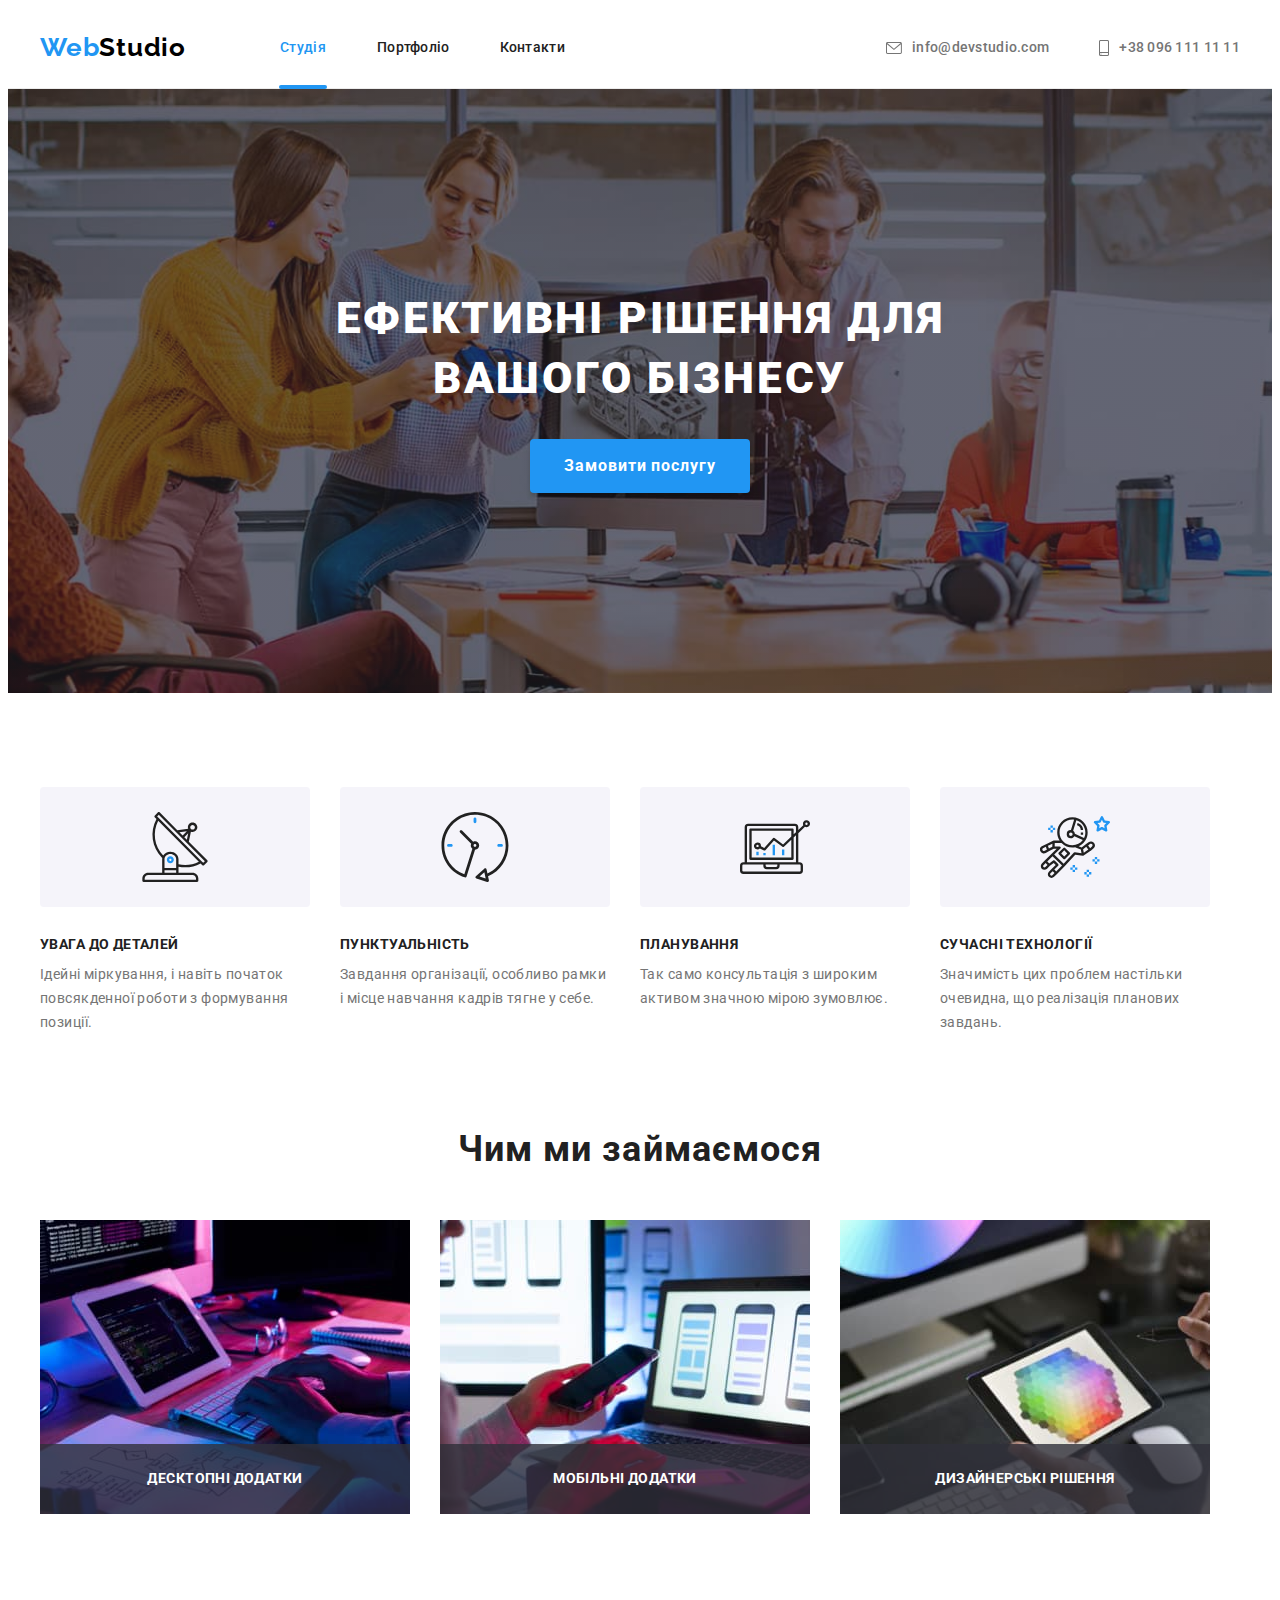
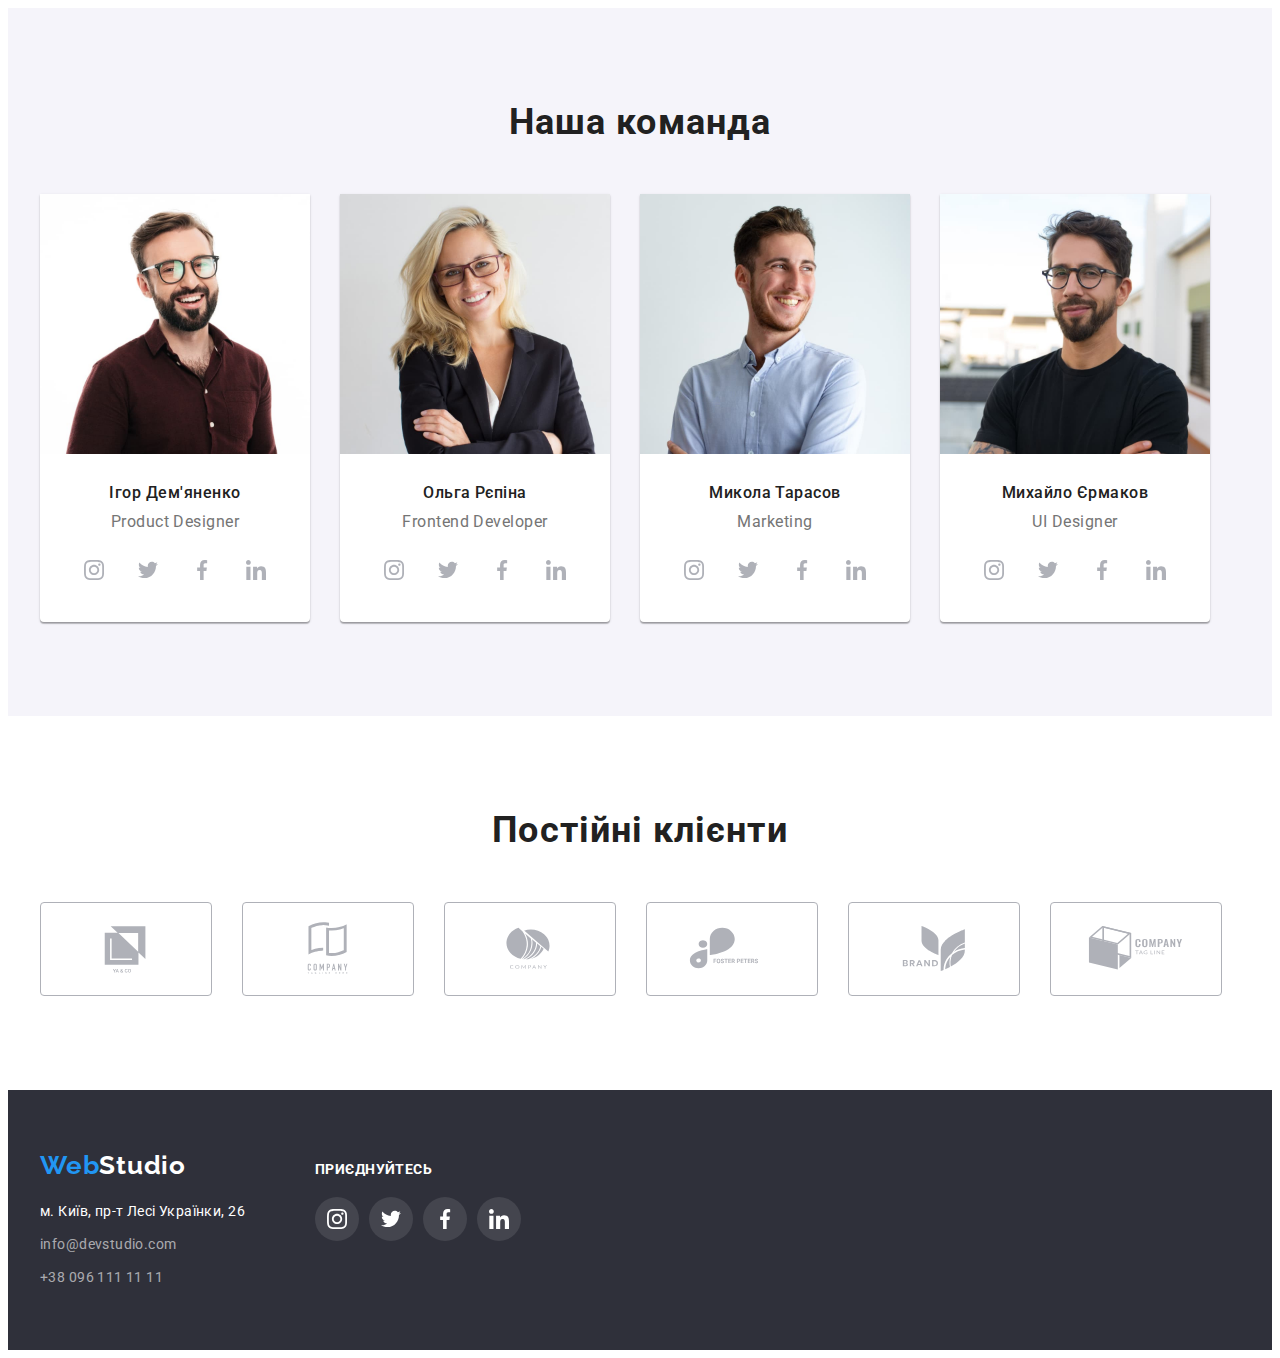
<file: index.html>
<!DOCTYPE html>
<html lang="uk">
  <head>
    <meta charset="UTF-8" />
    <meta http-equiv="X-UA-Compatible" content="IE=edge" />
    <meta name="viewport" content="width=device-width, initial-scale=1.0" />
    <title>Студія</title>

    <link rel="preconnect" href="https://fonts.googleapis.com" />
    <link rel="preconnect" href="https://fonts.gstatic.com" crossorigin />
    <link
      href="https://fonts.googleapis.com/css2?family=Raleway:wght@700&family=Roboto:wght@400;500;700;900&display=swap"
      rel="stylesheet"
    />
    <link
      rel="stylesheet"
      href="https://cdnjs.cloudflare.com/ajax/libs/modern-normalize/1.1.0/modern-normalize.min.css"
      integrity="sha512-wpPYUAdjBVSE4KJnH1VR1HeZfpl1ub8YT/NKx4PuQ5NmX2tKuGu6U/JRp5y+Y8XG2tV+wKQpNHVUX03MfMFn9Q=="
      crossorigin="anonymous"
      referrerpolicy="no-referrer"
    />
    <link rel="stylesheet" href="./css/style.css" />
  </head>

  <body>
    <header class="header">
      <div class="container header-container">
        <a class="logo" lang="en" href="./index.html">
          Web<span class="logo-part">Studio</span>
        </a>
        <nav>
          <ul class="navigation list">
            <li class="navigation-item">
              <a class="navigation-link link current" href="#">Студія</a>
            </li>
            <li class="navigation-item">
              <a class="navigation-link link" href="./portfolio.html"
                >Портфоліо</a
              >
            </li>
            <li class="navigation-item">
              <a class="navigation-link link" href="#">Контакти</a>
            </li>
          </ul>
        </nav>
        <ul class="list contact-list">
          <li>
            <a class="header-mail link" href="mailto:info@devstudio.com">
              <svg class="logo-mail" width="16" height="12">
                <use href="./images/icons.svg#icon-envelope"></use>
              </svg>
              info@devstudio.com</a
            >
          </li>
          <li>
            <a class="header-tel link" href="tel:+380961111111">
              <svg class="logo-tel" width="10" height="16">
                <use href="./images/icons.svg#icon-smartphone"></use>
              </svg>
              +38 096 111 11 11</a
            >
          </li>
        </ul>
      </div>
    </header>
    <main>
      <section class="hero section">
        <div class="container">
          <h1 class="hero-title">Ефективні рішення для вашого бізнесу</h1>
          <button class="hero-btn" type="button" data-modal-open>
            Замовити послугу
          </button>
        </div>
      </section>

      <section class="advantage section">
        <div class="container">
          <h2 class="visually-hidden">Переваги</h2>
          <ul class="list adventage-list">
            <li class="adventage-item details">
              <h3 class="adventage-title">УВАГА ДО ДЕТАЛЕЙ</h3>
              <p class="adventage-text">
                Ідейні міркування, і навіть початок повсякденної роботи з
                формування позиції.
              </p>
            </li>
            <li class="adventage-item punc">
              <h3 class="adventage-title">ПУНКТУАЛЬНІСТЬ</h3>
              <p class="adventage-text">
                Завдання організації, особливо рамки і місце навчання кадрів
                тягне у себе.
              </p>
            </li>
            <li class="adventage-item plan">
              <h3 class="adventage-title">ПЛАНУВАННЯ</h3>
              <p class="adventage-text">
                Так само консультація з широким активом значною мірою зумовлює.
              </p>
            </li>
            <li class="adventage-item tech">
              <h3 class="adventage-title">СУЧАСНІ ТЕХНОЛОГІЇ</h3>
              <p class="adventage-text">
                Значимість цих проблем настільки очевидна, що реалізація
                планових завдань.
              </p>
            </li>
          </ul>
        </div>
      </section>

      <section class="examples section">
        <div class="container">
          <h2 class="examples-title">Чим ми займаємося</h2>
          <ul class="list examples-list">
            <li class="examples-thumb">
              <img
                src="./images/code.jpg"
                alt="чоловік пише код"
                width="370"
                height="294"
              />

              <div class="examples-img-thumb">Десктопні додатки</div>
            </li>

            <li class="examples-thumb">
              <img
                src="./images/design.jpg"
                alt="жінка вибирає дизайн телефону"
                width="370"
                height="294"
              />

              <div class="examples-img-thumb">Мобільні додатки</div>
            </li>

            <li class="examples-thumb">
              <img
                src="./images/color.jpg"
                alt="дизайнер підбирає кольорову гаму"
                width="370"
                height="294"
              />

              <div class="examples-img-thumb">Дизайнерські рішення</div>
            </li>
          </ul>
        </div>
      </section>

      <section class="team section">
        <div class="container">
          <h2 class="team-title">Наша команда</h2>
          <ul class="team-list list">
            <li class="team-list-item">
              <img
                src="./images/igor.jpg"
                alt="фото Ігор Дем'яненко"
                width="270"
                height="260"
              />
              <div class="img-sign">
                <h3 class="team-list-name">Ігор Дем'яненко</h3>
                <p class="team-list-position" lang="en">Product Designer</p>

                <ul class="list media-list">
                  <li class="media-list-item">
                    <a class="media-link link" href="">
                      <svg class="instagram" width="20" height="20">
                        <use href="./images/icons.svg#icon-instagram"></use>
                      </svg>
                    </a>
                  </li>
                  <li class="media-list-item">
                    <a class="media-link link" href="">
                      <svg class="twitter" width="20" height="20">
                        <use href="./images/icons.svg#icon-twitter"></use>
                      </svg>
                    </a>
                  </li>
                  <li class="media-list-item">
                    <a class="media-link link" href="">
                      <svg class="facebook" width="20" height="20">
                        <use href="./images/icons.svg#icon-facebook"></use>
                      </svg>
                    </a>
                  </li>
                  <li class="media-list-item">
                    <a class="media-link link" href="">
                      <svg class="linkedin" width="20" height="20">
                        <use href="./images/icons.svg#icon-linkedin"></use>
                      </svg>
                    </a>
                  </li>
                </ul>
              </div>
            </li>
            <li class="team-list-item">
              <img
                src="./images/olga.jpg"
                alt="фото Ольга Рєпіна"
                width="270"
                height="260"
              />
              <div class="img-sign">
                <h3 class="team-list-name">Ольга Рєпіна</h3>
                <p class="team-list-position" lang="en">Frontend Developer</p>

                <ul class="list media-list">
                  <li class="media-list-item">
                    <a class="media-link link" href="">
                      <svg class="instagram" width="20" height="20">
                        <use href="./images/icons.svg#icon-instagram"></use>
                      </svg>
                    </a>
                  </li>
                  <li class="media-list-item">
                    <a class="media-link link" href="">
                      <svg class="twitter" width="20" height="20">
                        <use href="./images/icons.svg#icon-twitter"></use>
                      </svg>
                    </a>
                  </li>
                  <li class="media-list-item">
                    <a class="media-link link" href="">
                      <svg class="facebook" width="20" height="20">
                        <use href="./images/icons.svg#icon-facebook"></use>
                      </svg>
                    </a>
                  </li>
                  <li class="media-list-item">
                    <a class="media-link link" href="">
                      <svg class="linkedin" width="20" height="20">
                        <use href="./images/icons.svg#icon-linkedin"></use>
                      </svg>
                    </a>
                  </li>
                </ul>
              </div>
            </li>
            <li class="team-list-item">
              <img
                src="./images/nikola.jpg"
                alt="фото Микола Тарасов"
                width="270"
                height="260"
              />
              <div class="img-sign">
                <h3 class="team-list-name">Микола Тарасов</h3>
                <p class="team-list-position" lang="en">Marketing</p>

                <ul class="list media-list">
                  <li class="media-list-item">
                    <a class="media-link link" href="">
                      <svg class="instagram" width="20" height="20">
                        <use href="./images/icons.svg#icon-instagram"></use>
                      </svg>
                    </a>
                  </li>
                  <li class="media-list-item">
                    <a class="media-link link" href="">
                      <svg class="twitter" width="20" height="20">
                        <use href="./images/icons.svg#icon-twitter"></use>
                      </svg>
                    </a>
                  </li>
                  <li class="media-list-item">
                    <a class="media-link link" href="">
                      <svg class="facebook" width="20" height="20">
                        <use href="./images/icons.svg#icon-facebook"></use>
                      </svg>
                    </a>
                  </li>
                  <li class="media-list-item">
                    <a class="media-link link" href="">
                      <svg class="linkedin" width="20" height="20">
                        <use href="./images/icons.svg#icon-linkedin"></use>
                      </svg>
                    </a>
                  </li>
                </ul>
              </div>
            </li>
            <li class="team-list-item">
              <img
                src="./images/misha.jpg"
                alt="фото Михайло Єрмаков"
                width="270"
                height="260"
              />
              <div class="img-sign">
                <h3 class="team-list-name">Михайло Єрмаков</h3>
                <p class="team-list-position" lang="en">UI Designer</p>

                <ul class="list media-list">
                  <li class="media-list-item">
                    <a class="media-link link" href="">
                      <svg class="instagram" width="20" height="20">
                        <use href="./images/icons.svg#icon-instagram"></use>
                      </svg>
                    </a>
                  </li>
                  <li class="media-list-item">
                    <a class="media-link link" href="">
                      <svg class="twitter" width="20" height="20">
                        <use href="./images/icons.svg#icon-twitter"></use>
                      </svg>
                    </a>
                  </li>
                  <li class="media-list-item">
                    <a class="media-link link" href="">
                      <svg class="facebook" width="20" height="20">
                        <use href="./images/icons.svg#icon-facebook"></use>
                      </svg>
                    </a>
                  </li>
                  <li class="media-list-item">
                    <a class="media-link link" href="">
                      <svg class="linkedin" width="20" height="20">
                        <use href="./images/icons.svg#icon-linkedin"></use>
                      </svg>
                    </a>
                  </li>
                </ul>
              </div>
            </li>
          </ul>
        </div>
      </section>

      <section class="section clients">
        <div class="container">
          <h2 class="clients-title">Постійні клієнти</h2>
          <ul class="clients-list list">
            <li class="clients-list-item">
              <a class="clients-link link" href="">
                <svg class="clients-icon" width="106" height="60">
                  <use href="./images/icons.svg#icon-ya"></use>
                </svg>
              </a>
            </li>
            <li class="clients-list-item">
              <a class="clients-link link" href="">
                <svg class="clients-icon" width="106" height="60">
                  <use href="./images/icons.svg#icon-here-tagline"></use>
                </svg>
              </a>
            </li>
            <li class="clients-list-item">
              <a class="clients-link link" href="">
                <svg class="clients-icon" width="106" height="60">
                  <use href="./images/icons.svg#icon-company-third"></use>
                </svg>
              </a>
            </li>
            <li class="clients-list-item">
              <a class="clients-link link" href="">
                <svg class="clients-icon" width="106" height="60">
                  <use href="./images/icons.svg#icon-foster-peters"></use>
                </svg>
              </a>
            </li>
            <li class="clients-list-item">
              <a class="clients-link link" href="">
                <svg class="clients-icon" width="106" height="60">
                  <use href="./images/icons.svg#icon-brand"></use>
                </svg>
              </a>
            </li>
            <li class="clients-list-item">
              <a class="clients-link link" href="">
                <svg class="clients-icon" width="106" height="60">
                  <use href="./images/icons.svg#icon-tag-line"></use>
                </svg>
              </a>
            </li>
          </ul>
        </div>
      </section>
    </main>

    <footer class="footer">
      <div class="container footer-container">
        <div class="footer-section">
          <a class="logo logo-footer" lang="en" href="./index.html">
            Web<span class="logo-part-footer">Studio</span>
          </a>
          <address class="adress">
            <ul class="adress-list list">
              <li class="adress-list-item">
                <a
                  class="adress-location link"
                  href="https://goo.gl/maps/Y96jRxVXNG4Ckdfr9"
                  target="_blank"
                  rel="noopener noreferrer"
                  >м. Київ, пр-т Лесі Українки, 26</a
                >
              </li>
              <li class="adress-list-item">
                <a class="adress-mail link" href="mailto:info@devstudio.com"
                  >info@devstudio.com</a
                >
              </li>
              <li class="adress-list-item">
                <a class="adress-tel link" href="tel:+380961111111"
                  >+38 096 111 11 11</a
                >
              </li>
            </ul>
          </address>
        </div>
        <div class="footer-media">
          <p class="media-text">приєднуйтесь</p>
          <ul class="list footer-list">
            <li class="footer-list-item">
              <a class="footer-link link" href="">
                <svg class="instagram" width="20" height="20">
                  <use href="./images/icons.svg#icon-instagram"></use>
                </svg>
              </a>
            </li>
            <li class="footer-list-item">
              <a class="footer-link link" href="">
                <svg class="twitter" width="20" height="20">
                  <use href="./images/icons.svg#icon-twitter"></use>
                </svg>
              </a>
            </li>
            <li class="footer-list-item">
              <a class="footer-link link" href="">
                <svg class="facebook" width="20" height="20">
                  <use href="./images/icons.svg#icon-facebook"></use>
                </svg>
              </a>
            </li>
            <li class="footer-list-item">
              <a class="footer-link link" href="">
                <svg class="linkedin" width="20" height="20">
                  <use href="./images/icons.svg#icon-linkedin"></use>
                </svg>
              </a>
            </li>
          </ul>
        </div>
      </div>
    </footer>
    <div class="backdrop is-hidden" data-modal>
      <div class="modal">
        <button type="button" class="modal-btn" data-modal-close>
          <svg class="backdrop-icon" width="18" height="18">
            <use href="./images/icons.svg#icon-close-black"></use>
          </svg>
        </button>
      </div>
    </div>
    <script src="./js/modal.js"></script>
  </body>
</html>
</file>
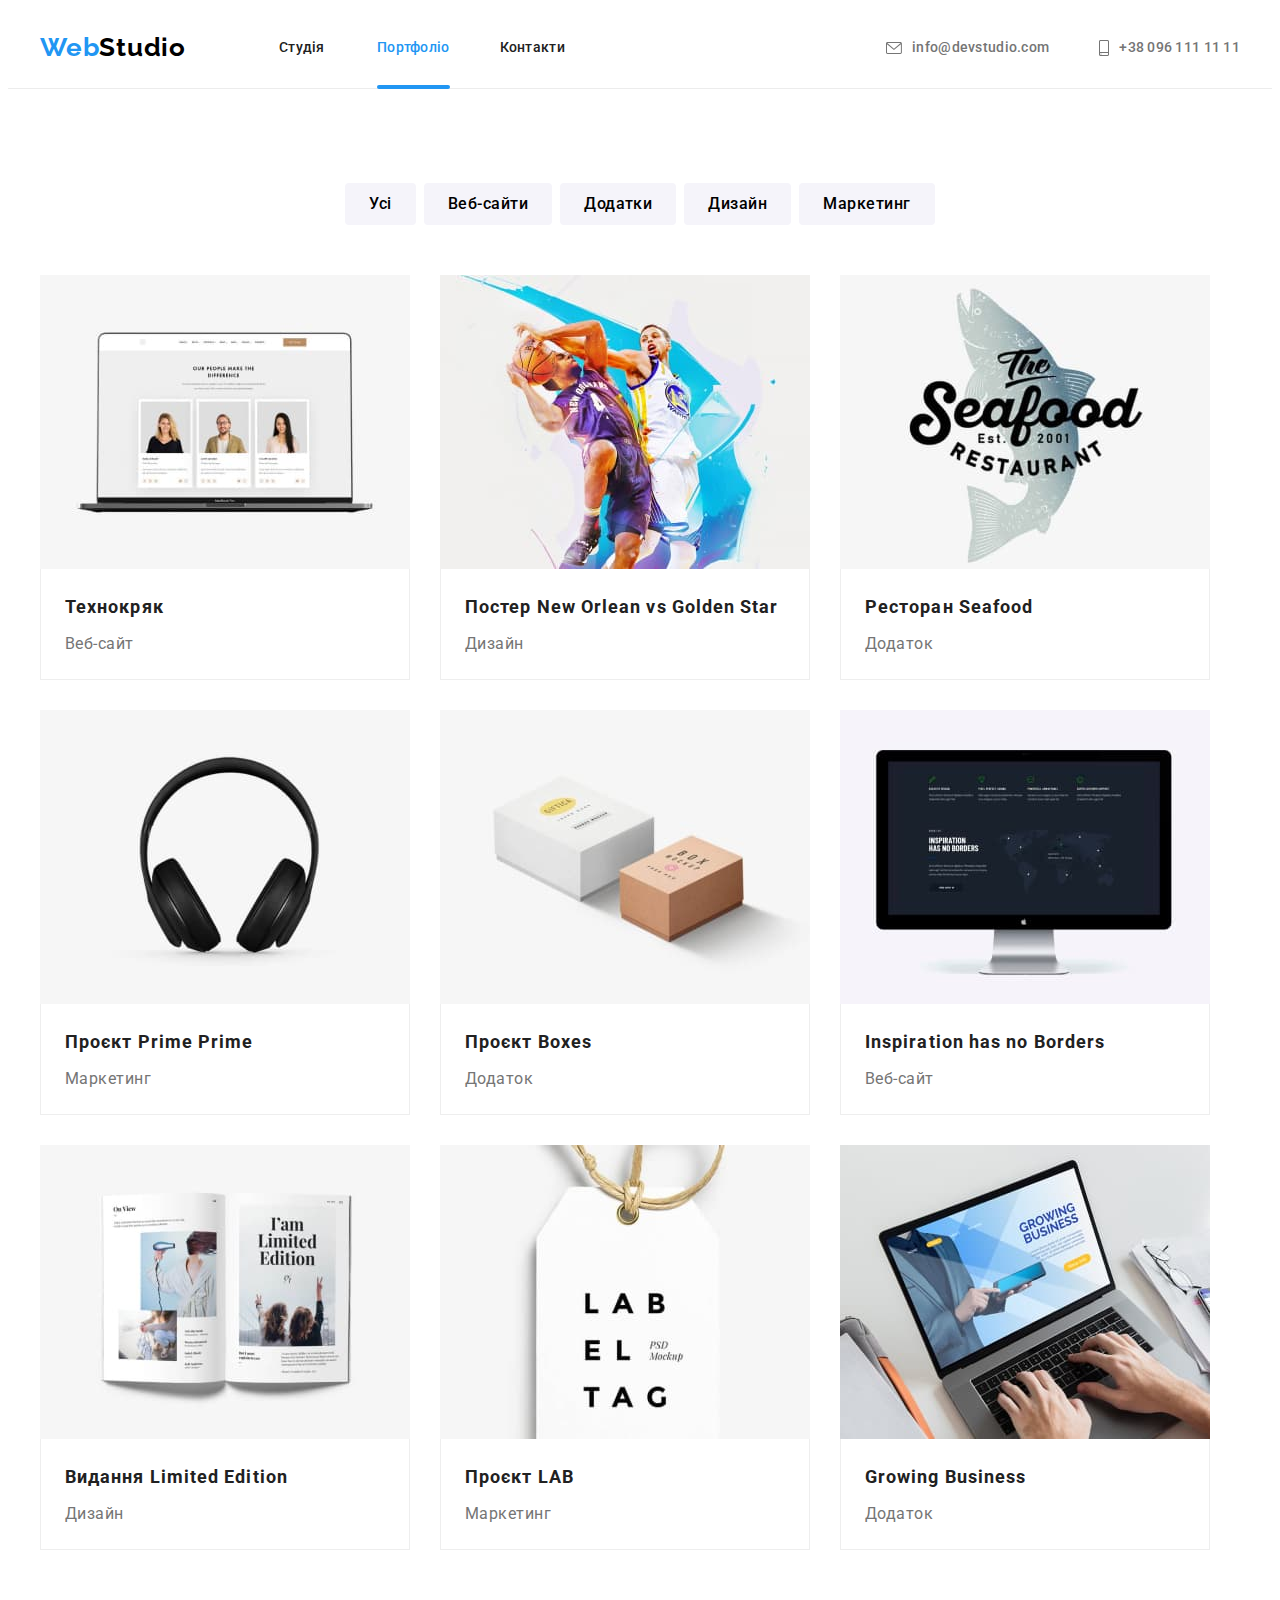
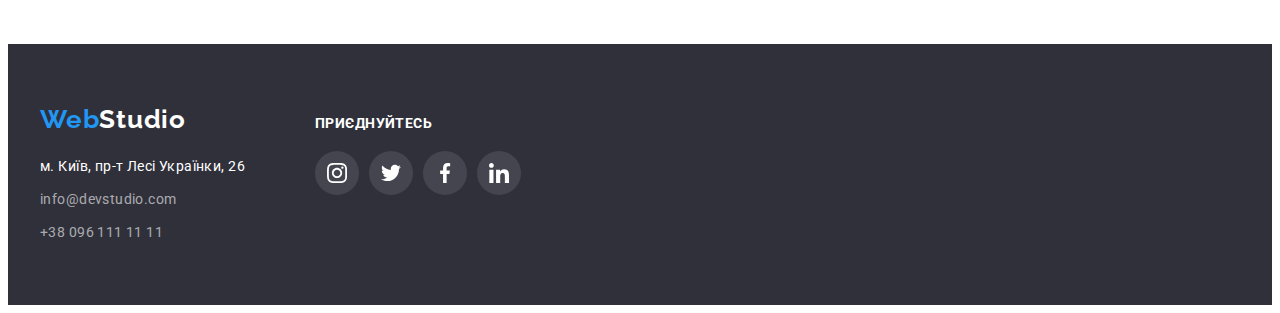
<file: portfolio.html>
<!DOCTYPE html>
<html lang="uk">
  <head>
    <meta charset="UTF-8" />
    <meta http-equiv="X-UA-Compatible" content="IE=edge" />
    <meta name="viewport" content="width=device-width, initial-scale=1.0" />
    <title>Портфоліо</title>
    <link rel="preconnect" href="https://fonts.googleapis.com" />
    <link rel="preconnect" href="https://fonts.gstatic.com" crossorigin />
    <link
      href="https://fonts.googleapis.com/css2?family=Raleway:wght@700&family=Roboto:wght@400;500;700;900&display=swap"
      rel="stylesheet"
    />
    <link
      rel="stylesheet"
      href="https://cdnjs.cloudflare.com/ajax/libs/modern-normalize/1.1.0/modern-normalize.min.css"
      integrity="sha512-wpPYUAdjBVSE4KJnH1VR1HeZfpl1ub8YT/NKx4PuQ5NmX2tKuGu6U/JRp5y+Y8XG2tV+wKQpNHVUX03MfMFn9Q=="
      crossorigin="anonymous"
      referrerpolicy="no-referrer"
    />
    <link rel="stylesheet" href="./css/style.css" />
  </head>
  <body>
    <header class="header">
      <div class="container header-container">
        <a class="logo" lang="en" href="./index.html">
          Web<span class="logo-part">Studio</span>
        </a>
        <nav>
          <ul class="navigation list">
            <li class="navigation-item">
              <a class="navigation-link link" href="./index.html">Студія</a>
            </li>
            <li class="navigation-item">
              <a class="navigation-link link current" href="./portfolio.html"
                >Портфоліо</a
              >
            </li>
            <li class="navigation-item">
              <a class="navigation-link link" href="#">Контакти</a>
            </li>
          </ul>
        </nav>
        <ul class="list contact-list">
          <li>
            <a class="header-mail link" href="mailto:info@devstudio.com">
              <svg class="logo-mail" width="16" height="12">
                <use href="./images/icons.svg#icon-envelope"></use>
              </svg>
              info@devstudio.com</a
            >
          </li>
          <li>
            <a class="header-tel link" href="tel:+380961111111">
              <svg class="logo-tel" width="10" height="16">
                <use href="./images/icons.svg#icon-smartphone"></use>
              </svg>
              +38 096 111 11 11</a
            >
          </li>
        </ul>
      </div>
    </header>

    <main>
      <section class="section">
        <div class="container">
          <h1 class="visually-hidden">Портфоліо</h1>
          <ul class="portfolio-list list">
            <li class="portfolio-list-item">
              <button class="portfolio-list-btn" type="button">Усі</button>
            </li>
            <li>
              <button class="portfolio-list-btn" type="button">
                Веб-сайти
              </button>
            </li>
            <li>
              <button class="portfolio-list-btn" type="button">Додатки</button>
            </li>
            <li>
              <button class="portfolio-list-btn" type="button">Дизайн</button>
            </li>
            <li>
              <button class="portfolio-list-btn" type="button">
                Маркетинг
              </button>
            </li>
          </ul>
          <ul class="portfolio-examples-list list">
            <li class="portfolio-examples-item">
              <a class="portfolio-link link" href="">
                <div class="portfolio-img-thumb">
                  <img
                    src="./images/portfolio/technokryak.jpg"
                    alt="Веб сайт Технокряк"
                    width="370"
                    height="294"
                  />
                  <p class="portfolio-img-text">
                    Ресурс пропонує комплексні пропозиції з різним рівнем
                    функціоналу та сервісів. Все це дозволить відвідувачу
                    отримати вичерпні відомості про компанію чи приватну особу.
                  </p>
                </div>

                <div class="portfolio-img-sign">
                  <h2 class="portfolio-examples-name">Технокряк</h2>
                  <p class="portfolio-examples-type">Веб-сайт</p>
                </div>
              </a>
            </li>
            <li class="portfolio-examples-item">
              <a class="portfolio-link link" href="">
                <div class="portfolio-img-thumb">
                  <img
                    src="./images/portfolio/poster.jpg"
                    alt="Постер"
                    width="370"
                    height="294"
                  />
                  <p class="portfolio-img-text">
                    Ресурс пропонує комплексні пропозиції з різним рівнем
                    функціоналу та сервісів. Все це дозволить відвідувачу
                    отримати вичерпні відомості про компанію чи приватну особу.
                  </p>
                </div>

                <div class="portfolio-img-sign">
                  <h2 class="portfolio-examples-name">
                    Постер New Orlean vs Golden Star
                  </h2>
                  <p class="portfolio-examples-type">Дизайн</p>
                </div>
              </a>
            </li>
            <li class="portfolio-examples-item">
              <a class="portfolio-link link" href="">
                <div class="portfolio-img-thumb">
                  <img
                    src="./images/portfolio/restaurant.jpg"
                    alt="Емблема ресторану"
                    width="370"
                    height="294"
                  />
                  <p class="portfolio-img-text">
                    Ресурс пропонує комплексні пропозиції з різним рівнем
                    функціоналу та сервісів. Все це дозволить відвідувачу
                    отримати вичерпні відомості про компанію чи приватну особу.
                  </p>
                </div>

                <div class="portfolio-img-sign">
                  <h2 class="portfolio-examples-name">
                    Ресторан <span lang="en">Seafood</span>
                  </h2>
                  <p class="portfolio-examples-type">Додаток</p>
                </div>
              </a>
            </li>
            <li class="portfolio-examples-item">
              <a class="portfolio-link link" href="">
                <div class="portfolio-img-thumb">
                  <img
                    src="./images/portfolio/prime.jpg"
                    alt="Навушники"
                    width="370"
                    height="294"
                  />
                  <p class="portfolio-img-text">
                    Ресурс пропонує комплексні пропозиції з різним рівнем
                    функціоналу та сервісів. Все це дозволить відвідувачу
                    отримати вичерпні відомості про компанію чи приватну особу.
                  </p>
                </div>

                <div class="portfolio-img-sign">
                  <h2 class="portfolio-examples-name">
                    Проєкт <span lang="en">Prime</span> Prime
                  </h2>
                  <p class="portfolio-examples-type">Маркетинг</p>
                </div>
              </a>
            </li>
            <li class="portfolio-examples-item">
              <a class="portfolio-link link" href="">
                <div class="portfolio-img-thumb">
                  <img
                    src="./images/portfolio/boxes.jpg"
                    alt="Коробки"
                    width="370"
                    height="294"
                  />
                  <p class="portfolio-img-text">
                    Ресурс пропонує комплексні пропозиції з різним рівнем
                    функціоналу та сервісів. Все це дозволить відвідувачу
                    отримати вичерпні відомості про компанію чи приватну особу.
                  </p>
                </div>

                <div class="portfolio-img-sign">
                  <h2 class="portfolio-examples-name">
                    Проєкт <span lang="en">Boxes</span>
                  </h2>
                  <p class="portfolio-examples-type">Додаток</p>
                </div>
              </a>
            </li>
            <li class="portfolio-examples-item">
              <a class="portfolio-link link" href="">
                <div class="portfolio-img-thumb">
                  <img
                    src="./images/portfolio/inspiration.jpg"
                    alt="Карта світу на моніторі"
                    width="370"
                    height="294"
                  />
                  <p class="portfolio-img-text">
                    Ресурс пропонує комплексні пропозиції з різним рівнем
                    функціоналу та сервісів. Все це дозволить відвідувачу
                    отримати вичерпні відомості про компанію чи приватну особу.
                  </p>
                </div>

                <div class="portfolio-img-sign">
                  <h2 class="portfolio-examples-name" lang="en">
                    Inspiration has no Borders
                  </h2>
                  <p class="portfolio-examples-type">Веб-сайт</p>
                </div></a
              >
            </li>
            <li class="portfolio-examples-item">
              <a class="portfolio-link link" href="">
                <div class="portfolio-img-thumb">
                  <img
                    src="./images/portfolio/limition-edition.jpg"
                    alt="Книга"
                    width="370"
                    height="294"
                  />
                  <p class="portfolio-img-text">
                    Ресурс пропонує комплексні пропозиції з різним рівнем
                    функціоналу та сервісів. Все це дозволить відвідувачу
                    отримати вичерпні відомості про компанію чи приватну особу.
                  </p>
                </div>
                <div class="portfolio-img-sign">
                  <h2 class="portfolio-examples-name">
                    Видання <span lang="en">Limited Edition</span>
                  </h2>
                  <p class="portfolio-examples-type">Дизайн</p>
                </div>
              </a>
            </li>
            <li class="portfolio-examples-item">
              <a class="portfolio-link link" href="">
                <div class="portfolio-img-thumb">
                  <img
                    src="./images/portfolio/lab.jpg"
                    alt="лейба на шнурку"
                    width="370"
                    height="294"
                  />
                  <p class="portfolio-img-text">
                    Ресурс пропонує комплексні пропозиції з різним рівнем
                    функціоналу та сервісів. Все це дозволить відвідувачу
                    отримати вичерпні відомості про компанію чи приватну особу.
                  </p>
                </div>

                <div class="portfolio-img-sign">
                  <h2 class="portfolio-examples-name">
                    Проєкт <span lang="en">LAB</span>
                  </h2>
                  <p class="portfolio-examples-type">Маркетинг</p>
                </div></a
              >
            </li>
            <li class="portfolio-examples-item">
              <a class="portfolio-link link" href="">
                <div class="portfolio-img-thumb">
                  <img
                    src="./images/portfolio/growing-business.jpg"
                    alt="хтось працює на ноуті"
                    width="370"
                    height="294"
                  />
                  <p class="portfolio-img-text">
                    Ресурс пропонує комплексні пропозиції з різним рівнем
                    функціоналу та сервісів. Все це дозволить відвідувачу
                    отримати вичерпні відомості про компанію чи приватну особу.
                  </p>
                </div>

                <div class="portfolio-img-sign">
                  <h2 class="portfolio-examples-name" lang="en">
                    Growing Business
                  </h2>
                  <p class="portfolio-examples-type">Додаток</p>
                </div></a
              >
            </li>
          </ul>
        </div>
      </section>
    </main>

    <footer class="footer">
      <div class="container footer-container">
        <div class="footer-section">
          <a class="logo logo-footer" lang="en" href="./index.html">
            Web<span class="logo-part-footer">Studio</span>
          </a>
          <address class="adress">
            <ul class="adress-list list">
              <li class="adress-list-item">
                <a
                  class="adress-location link"
                  href="https://goo.gl/maps/Y96jRxVXNG4Ckdfr9"
                  target="_blank"
                  rel="noopener noreferrer"
                  >м. Київ, пр-т Лесі Українки, 26</a
                >
              </li>
              <li class="adress-list-item">
                <a class="adress-mail link" href="mailto:info@devstudio.com"
                  >info@devstudio.com</a
                >
              </li>
              <li class="adress-list-item">
                <a class="adress-tel link" href="tel:+380961111111"
                  >+38 096 111 11 11</a
                >
              </li>
            </ul>
          </address>
        </div>
        <div class="footer-media">
          <p class="media-text">приєднуйтесь</p>
          <ul class="list footer-list">
            <li class="footer-list-item">
              <a class="footer-link link" href="">
                <svg class="instagram" width="20" height="20">
                  <use href="./images/icons.svg#icon-instagram"></use>
                </svg>
              </a>
            </li>
            <li class="footer-list-item">
              <a class="footer-link link" href="">
                <svg class="twitter" width="20" height="20">
                  <use href="./images/icons.svg#icon-twitter"></use>
                </svg>
              </a>
            </li>
            <li class="footer-list-item">
              <a class="footer-link link" href="">
                <svg class="facebook" width="20" height="20">
                  <use href="./images/icons.svg#icon-facebook"></use>
                </svg>
              </a>
            </li>
            <li class="footer-list-item">
              <a class="footer-link link" href="">
                <svg class="linkedin" width="20" height="20">
                  <use href="./images/icons.svg#icon-linkedin"></use>
                </svg>
              </a>
            </li>
          </ul>
        </div>
      </div>
    </footer>
  </body>
</html>
</file>
<file: css/style.css>
:root {
  --animation: 250ms cubic-bezier(0.4, 0, 0.2, 1);
  --main-color: #212121;
  --link-color: #2196f3;
  --second-text-color: #757575;
  --logo-color: #000000;
  --second-color: #ffffff;
  --team-background-color: #ffffff;
  --background-color-second: #2f303a;
  --background-color-third: #f5f4fa;
  --footer-link-color: rgba(255, 255, 255, 0.6);
  --btn-background-color: #2196f3;
  --btn-second-color: #188ce8;
  --border-color-first: #ececec;
  --border-color-second: #eeeeee;
  --background-color-hero: #c4c4c4;
  --icon-color: #afb1b8;
}

body {
  font-family: "Roboto", sans-serif;
  background-color: #ffffff;
  color: var(--main-color);
}
p,
h1,
h2,
h3,
h4,
h5,
h6 {
  margin: 0;
}

ul {
  margin: 0;
  padding-left: 0;
}

img {
  display: block;
  max-width: 100%;
  height: auto;
}

.list {
  list-style: none;
}

.link {
  text-decoration: none;
}

.container {
  width: 1200px;
  padding-left: 15px;
  padding-right: 15px;
  /* outline: 2px solid red; */
  margin: 0 auto;
}
.section {
  padding-top: 94px;
  padding-bottom: 94px;
}
/* -----------header =============*/
.header {
  border-bottom: 1px solid var(--border-color-first);
}

.header-container {
  display: flex;
  align-items: center;
}

.logo {
  padding-top: 24px;
  padding-bottom: 25px;
  margin-right: 93px;
  display: block;

  font-family: "Raleway";
  font-style: normal;
  font-weight: 700;
  font-size: 26px;
  line-height: 1.19;
  letter-spacing: 0.03em;
  color: var(--link-color);
  text-decoration: none;
}
.logo-part {
  color: var(--logo-color);
}
.navigation {
  display: flex;
  gap: 50px;

  font-weight: 500;
  font-size: 14px;
  line-height: 1.14;
  letter-spacing: 0.02em;
  color: var(--main-color);
}

.navigation-link {
  color: var(--main-color);
  padding-top: 32px;
  padding-bottom: 32px;
  display: block;
  min-width: 48px;
  transition: color var(--animation);
}
.navigation-link:hover,
.navigation-link:focus {
  color: var(--link-color);
}

.contact-list {
  display: flex;
  gap: 50px;
  margin-left: auto;
}

.header-mail,
.header-tel {
  display: flex;
  align-items: center;
  padding-top: 32px;
  padding-bottom: 32px;

  font-weight: 500;
  font-size: 14px;
  line-height: 1.14;
  letter-spacing: 0.02em;
  color: var(--second-text-color);
  transition: color var(--animation);
}
.header-mail:hover,
.header-tel:hover,
.header-mail:focus,
.header-tel:focus {
  color: var(--link-color);
}

.logo-mail,
.logo-tel {
  fill: currentColor;
  margin-right: 10px;
}

.navigation-link.current {
  color: var(--link-color);
  position: relative;
  text-align: center;
}

.navigation-link.current::after {
  position: absolute;
  bottom: -1px;
  display: block;
  content: "";
  width: 100%;
  height: 4px;
  border-radius: 2px;
  background-color: var(--link-color);
}

/* ----------- Hero=============*/
.hero {
  background-color: var(--background-color-hero);
  text-align: center;
  padding-top: 200px;
  padding-bottom: 200px;
  margin-left: auto;
  margin-right: auto;

  max-width: 1600px;
  background-image: linear-gradient(
      to right,
      rgba(47, 48, 58, 0.4),
      rgba(47, 48, 58, 0.4)
    ),
    url(../images/hero-img.jpg);
  background-repeat: no-repeat;
  background-position: center;
  background-size: cover;
}

.hero-title {
  margin: 0 auto;
  margin-bottom: 30px;
  max-width: 696px;

  font-weight: 900;
  font-size: 44px;
  line-height: 1.36;
  letter-spacing: 0.06em;
  text-transform: uppercase;
  color: var(--second-color);
}

.hero-btn {
  padding: 10px 32px;
  min-width: 216px;

  font-family: inherit;
  background-color: var(--btn-background-color);
  box-shadow: 0px 4px 4px rgba(0, 0, 0, 0.15);
  border-radius: 4px;
  font-weight: 700;
  font-size: 16px;
  line-height: 1.88;
  text-align: center;
  letter-spacing: 0.06em;
  border-color: transparent;
  color: var(--second-color);
  cursor: pointer;
  transition: background-color var(--animation);
}

.hero-btn:hover,
.hero-btn:focus {
  background-color: var(--btn-second-color);
}

/* ----------- advantage=============*/
.advantage {
  padding-bottom: 47px;
}

.visually-hidden {
  position: absolute;
  white-space: nowrap;
  width: 1px;
  height: 1px;
  overflow: hidden;
  border: 0;
  padding: 0;
  clip: rect(0 0 0 0);
  clip-path: inset(50%);
  margin: -1px;
}

.adventage-list {
  display: flex;
  gap: 30px;
}
.adventage-list li {
  max-width: 270px;
  display: block;
}
.adventage-item::before {
  content: "";
  height: 120px;
  background-color: var(--background-color-third);
  border-radius: 4px;
  display: block;
  margin-bottom: 30px;
}
.adventage-item.details::before {
  background-image: url(../images/svg/antenna.svg);
  background-size: 70px 70px;
  background-position: center;
  background-repeat: no-repeat;
}
.adventage-item.punc::before {
  background-image: url(../images/svg/clock.svg);
  background-size: 70px 70px;
  background-position: center;
  background-repeat: no-repeat;
}
.adventage-item.plan::before {
  background-image: url(../images/svg/diagram.svg);
  background-size: 70px 70px;
  background-position: center;
  background-repeat: no-repeat;
}
.adventage-item.tech::before {
  background-image: url(../images/svg/astronaut.svg);
  background-size: 70px 70px;
  background-position: center;
  background-repeat: no-repeat;
}
.adventage-title {
  margin-bottom: 10px;

  font-weight: 700;
  font-size: 14px;
  line-height: 1.14;
  letter-spacing: 0.03em;
  text-transform: uppercase;
}
.adventage-text {
  font-size: 14px;
  line-height: 1.71;
  letter-spacing: 0.03em;
  color: var(--second-text-color);
}
/* ----------- exaples=============*/
.examples {
  padding-top: 47px;
}
.examples-list {
  display: flex;
  gap: 30px;
}

.examples-title {
  margin-bottom: 50px;

  font-size: 36px;
  line-height: 1.16;
  text-align: center;
  letter-spacing: 0.03em;
}

.examples-thumb {
  position: relative;
}
.examples-img-thumb {
  display: flex;
  position: absolute;
  width: 100%;
  height: 70px;
  bottom: 0;
  background-color: rgba(47, 48, 58, 0.8);

  font-weight: 700;
  font-size: 14px;
  line-height: 1.14;
  align-items: center;
  justify-content: center;
  letter-spacing: 0.03em;
  text-transform: uppercase;

  color: var(--second-color);
}

/* ----------- team=============*/
.team-title {
  font-size: 36px;
  line-height: 1.16;
  text-align: center;
  letter-spacing: 0.03em;
}

.team {
  background-color: var(--background-color-third);
  text-align: center;
}

.team-list {
  display: flex;
  text-align: center;
  gap: 30px;
}
.img-sign {
  margin-top: 30px;
}
.team-list-item {
  background-color: var(--team-background-color);
  padding-bottom: 30px;

  box-shadow: 0px 1px 3px rgba(0, 0, 0, 0.12), 0px 1px 1px rgba(0, 0, 0, 0.14),
    0px 2px 1px rgba(0, 0, 0, 0.2);
  border-radius: 0px 0px 4px 4px;
}
.team-title {
  margin-bottom: 50px;
}

.team-list-name {
  font-weight: 500;
  font-size: 16px;
  line-height: 1.18;
  letter-spacing: 0.03em;
  margin-bottom: 10px;
}

.team-list-position {
  font-size: 16px;
  line-height: 1.18;
  letter-spacing: 0.03em;
  color: var(--second-text-color);
}

.media-list-item {
  width: 44px;
  height: 44px;
  background-color: var(--team-background-color);
}

.media-list {
  display: flex;
  gap: 10px;
  margin-top: 16px;
  justify-content: center;
}
.media-link {
  width: 100%;
  height: 100%;
  cursor: pointer;
  display: flex;
  align-items: center;
  justify-content: center;
  fill: var(--icon-color);
  border-radius: 50%;
  transition: background-color var(--animation), fill var(--animation);
}
.media-link:focus {
  background-color: var(--btn-background-color);
  fill: var(--second-color);
}
.media-link:hover {
  background-color: var(--btn-background-color);
  fill: var(--second-color);
}

/* -------------clients----------- */

.clients-title {
  margin-bottom: 50px;
  font-size: 36px;
  line-height: 1.16;
  text-align: center;
  letter-spacing: 0.03em;
  color: var(--main-color);
}

.clients-list {
  display: flex;
  gap: 30px;
}

.clients-link {
  width: 170px;
  height: 92px;
  display: flex;
  align-items: center;
  justify-content: center;
  color: var(--icon-color);

  border: 1px solid var(--icon-color);
  border-radius: 4px;
  transition: border-color var(--animation), color var(--animation);
}
.clients-icon {
  fill: currentColor;
}
.clients-link:hover {
  color: var(--link-color);
  border-color: var(--link-color);
}

.clients-link:focus {
  color: var(--link-color);
  border-color: var(--link-color);
}

/* ----------- footer=============*/

.footer {
  background-color: var(--background-color-second);
  padding-top: 60px;
  padding-bottom: 60px;
}

.footer-container {
  display: flex;
  align-items: baseline;
}
.logo-footer {
  padding: 0;
  margin-right: 0;
}

.logo-part-footer {
  color: var(--second-color);
}
.adress {
  margin-top: 20px;

  font-style: normal;
}
.adress-list-item {
  margin-top: 9px;
  display: block;
}
.adress-list-item:first-child {
  margin-top: 0;
}
.adress-location {
  font-size: 14px;
  line-height: 1.71;
  letter-spacing: 0.03em;
  color: var(--second-color);
  transition: color var(--animation);
}
.adress-tel,
.adress-mail {
  font-size: 14px;
  line-height: 1.71;
  letter-spacing: 0.03em;
  color: var(--footer-link-color);
  transition: color var(--animation);
}

.adress-tel:hover,
.adress-mail:hover,
.adress-location:hover {
  color: var(--link-color);
}

.adress-tel:focus,
.adress-mail:focus,
.adress-location:focus {
  color: var(--link-color);
}
.footer-media {
  margin-left: 70px;
}

.footer-list {
  margin: 0;
}

.media-text {
  margin-bottom: 20px;

  font-weight: 700;
  font-size: 14px;
  line-height: 1.16;
  letter-spacing: 0.03em;
  text-transform: uppercase;
  color: var(--second-color);
}

.footer-list-item {
  width: 44px;
  height: 44px;
  background-color: rgba(255, 255, 255, 0.1);
  border-radius: 50%;
}

.footer-link:hover {
  fill: var(--second-color);
  background-color: var(--btn-background-color);
}
.footer-link:focus {
  fill: var(--second-color);
  background-color: var(--btn-background-color);
}

.footer-list {
  display: flex;
  gap: 10px;
}
.footer-link {
  border-radius: 50%;
  width: 100%;
  height: 100%;
  cursor: pointer;
  display: flex;
  align-items: center;
  justify-content: center;
  fill: var(--second-color);
  transition: background-color var(--animation);
}
/* ----------- portfolio============= */

.portfolio-list {
  display: flex;
  justify-content: center;
  gap: 8px;
  margin-bottom: 50px;
}

.portfolio-list-btn:hover,
.portfolio-list-btn:focus {
  color: var(--second-color);
  background-color: var(--btn-background-color);
  box-shadow: 0px 3px 1px rgba(0, 0, 0, 0.1), 0px 1px 2px rgba(0, 0, 0, 0.08),
    0px 2px 2px rgba(0, 0, 0, 0.12);
}

.portfolio-list-btn {
  padding: 6px 22px;

  font-family: inherit;
  cursor: pointer;
  font-weight: 500;
  font-size: 16px;
  line-height: 1.62;
  border-color: transparent;
  border-radius: 4px;
  text-align: center;
  letter-spacing: 0.03em;
  background-color: var(--background-color-third);
  transition: color var(--animation), background-color var(--animation),
    box-shadow var(--animation);
}

.portfolio-examples-list {
  display: flex;
  flex-wrap: wrap;
  margin: -15px;
}
.portfolio-examples-item {
  margin: 15px;
  width: 370px;
}
.portfolio-link:hover {
  box-shadow: 0px 1px 1px rgba(0, 0, 0, 0.12), 0px 4px 4px rgba(0, 0, 0, 0.06),
    1px 4px 6px rgba(0, 0, 0, 0.16);
}

.portfolio-link:hover .portfolio-img-text {
  transform: translateY(0);
}
.portfolio-link:focus .portfolio-img-text {
  transform: translateY(0);
}

.portfolio-link:focus {
  box-shadow: 0px 1px 1px rgba(0, 0, 0, 0.12), 0px 4px 4px rgba(0, 0, 0, 0.06),
    1px 4px 6px rgba(0, 0, 0, 0.16);
}

.portfolio-link {
  width: 100%;
  height: 100%;
  display: block;
  color: var(--main-color);
  background-color: var(--background-color-third);
  transition: box-shadow var(--animation), transform var(--animation);
}
.portfolio-img-thumb {
  position: relative;
  overflow: hidden;
}

.portfolio-img-text {
  position: absolute;
  left: 0;
  top: 0;
  transform: translateY(100%);
  transition: transform var(--animation);
  overflow: auto;

  padding: 63px 24px 0px 24px;
  height: 100%;

  font-size: 18px;
  line-height: 1.56;
  letter-spacing: 0.03em;
  color: var(--second-color);

  background: rgba(33, 150, 243, 0.9);
  box-shadow: 0px 4px 4px rgba(0, 0, 0, 0.25);
}

.portfolio-examples-name {
  margin-bottom: 4px;
  font-size: 18px;
  line-height: 2;
  letter-spacing: 0.06em;
}

.portfolio-examples-type {
  font-size: 16px;
  line-height: 1.88;
  letter-spacing: 0.03em;
  color: var(--second-text-color);
}

.portfolio-img-sign {
  padding: 20px 24px;
  background-color: var(--team-background-color);
  border-left: 1px solid var(--border-color-second);
  border-right: 1px solid var(--border-color-second);
  border-bottom: 1px solid var(--border-color-second);
}

.backdrop {
  width: 100%;
  height: 100%;
  position: fixed;
  top: 0;
  background-color: rgba(0, 0, 0, 0.2);
  transition: opacity var(--animation), visibility var(--animation);
}
.modal {
  width: 528px;
  min-height: 581px;
  background-color: var(--team-background-color);
  box-shadow: 0px 1px 3px rgba(0, 0, 0, 0.12), 0px 1px 1px rgba(0, 0, 0, 0.14),
    0px 2px 1px rgba(0, 0, 0, 0.2);
  border-radius: 4px;
  position: absolute;
  top: 50%;
  left: 50%;
  transform: translate(-50%, -50%) scaleY(1);
  transition: transform var(--animation);
}
.backdrop.is-hidden .modal {
  transform: translate(-50%, -50%) scaleY(0);
}
.modal-btn {
  width: 30px;
  height: 30px;
  border-radius: 50%;
  border: 1px solid rgba(0, 0, 0, 0.1);
  background-color: var(--team-background-color);
  position: absolute;
  right: 8px;
  top: 8px;
  display: flex;
  align-items: center;
  justify-content: center;
  padding: 0;
  cursor: pointer;
}

.is-hidden {
  visibility: hidden;
  opacity: 0;
  pointer-events: none;
}
</file>
